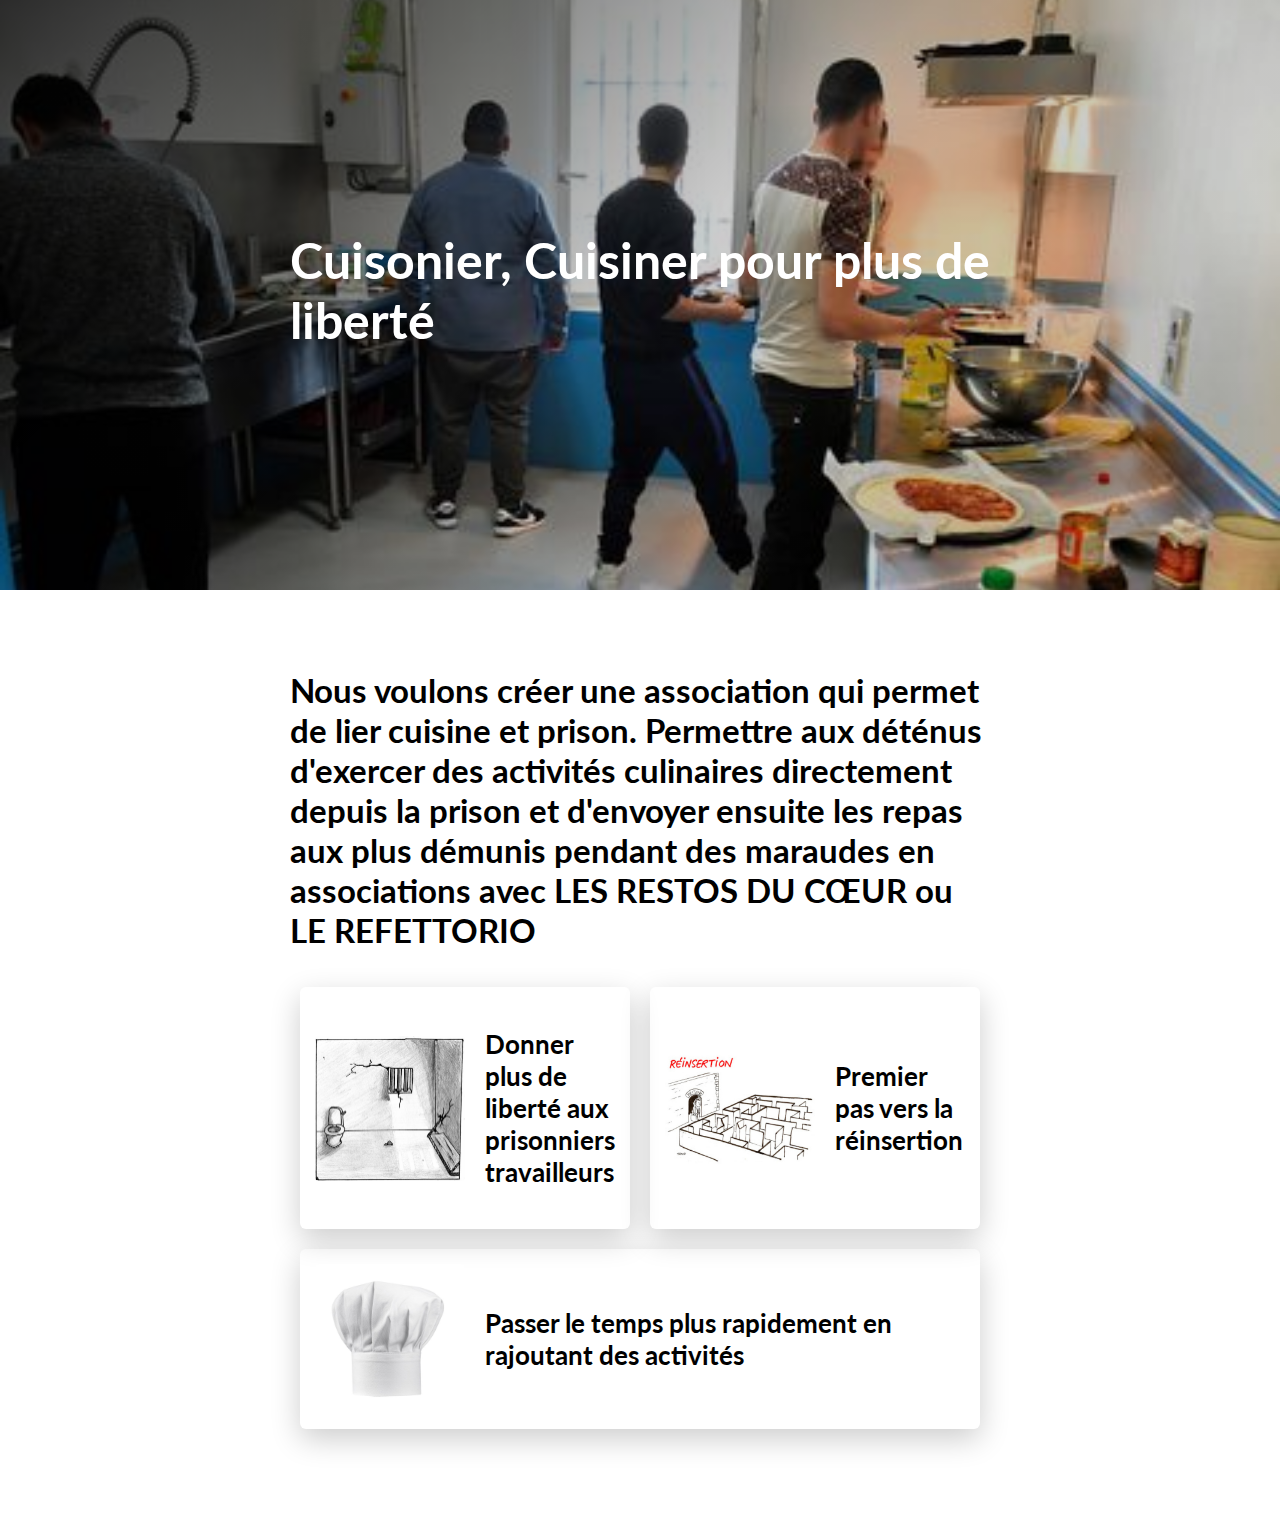
<file: Landing Page/index.html>
<!DOCTYPE html>
<html>
<head>
	<title>Cuisonier</title>
	<meta charset="utf-8">
	<link rel="stylesheet" href="css/style.css">
</head>

<body>
	<div class="banner">
	<div class="container">
	<h1>Cuisonier, Cuisiner pour plus de liberté</h1>
	</div></div>

	<div class="container">
	
	<h2>
	Nous voulons créer une association qui permet de lier cuisine et prison. Permettre aux déténus d'exercer des activités culinaires directement depuis la prison et d'envoyer ensuite les repas aux plus démunis pendant des maraudes en associations avec LES RESTOS DU CŒUR ou LE REFETTORIO
	</h2>
	
	<div class="cards">
		<div class="card">
			<img src="images/image1.jpg" alt="Donner plus de liberté aux prisonniers travailleurs"></a>
			<h3>
			Donner plus de liberté aux prisonniers travailleurs
			</h3>

	</div>
		<div class="card">
			<img src="images/image2.jpg" alt="Premier pas vers la réinsertion"></a>
			<h3>
			Premier pas vers la réinsertion
			</h3>

	</div>
		<div class="card">
			<img src="images/image3.jpg" alt="Passer le temps plus rapidement en rajoutant des activités"></a>
			<h3>
			Passer le temps plus rapidement en rajoutant des activités
			</h3>

	</div>
	</div>
</div>

	</body>
</html>
</file>
<file: Landing Page/css/style.css>
@import url("https://fonts.googleapis.com/css?family=Lato|Roboto&display=swap");
@import url("components/container.css");
@import url("components/avatar.css");
@import url("components/button.css");
@import url("components/banner.css");
@import url("components/card.css");

body{font-family: 'Roboto', sans-serif;
font-size: 22px; margin: 0;}

a{text-decoration: none;
}
h1, h2, h3 
{font-family: 'Lato', sans-serif;font-weight: bold;}
</file>
